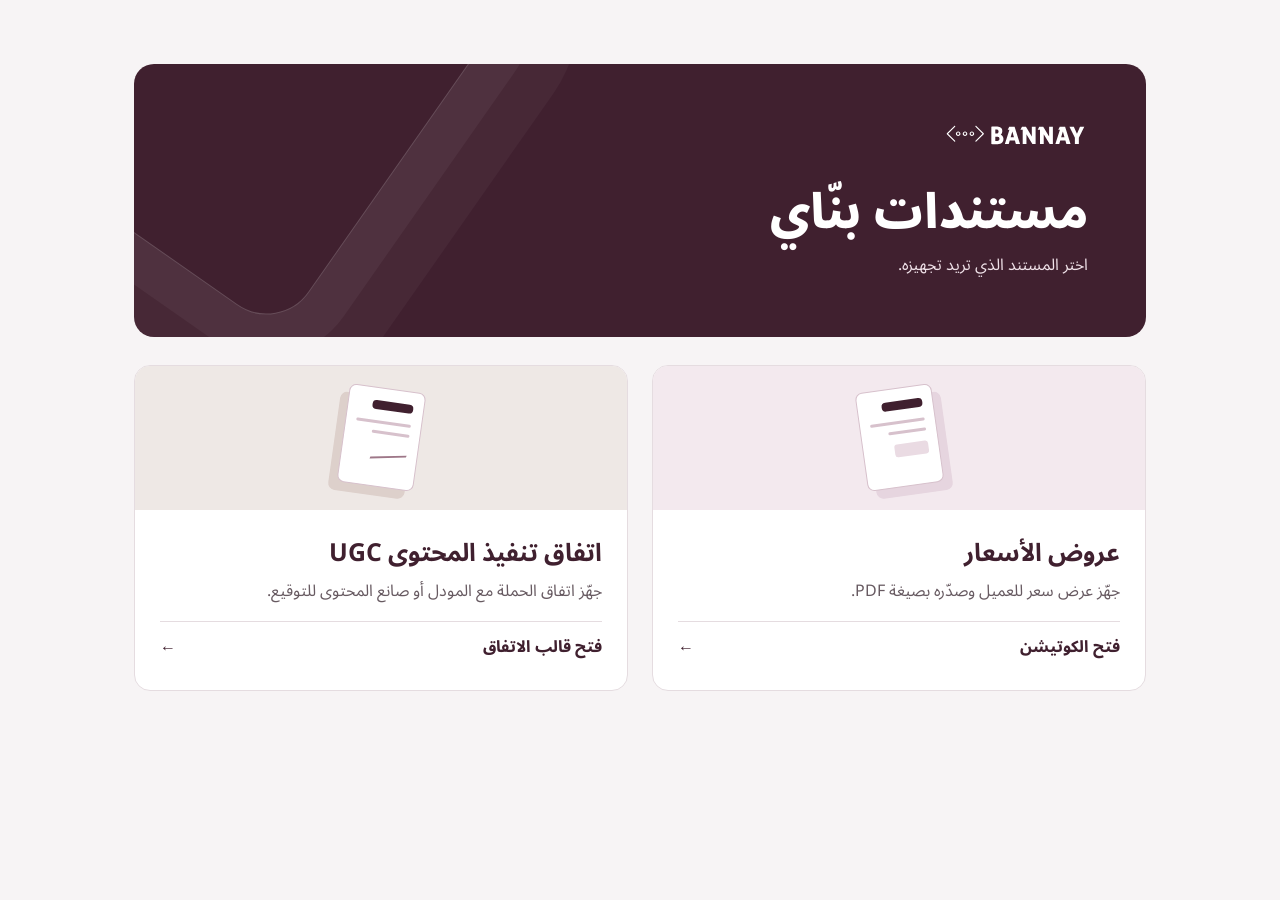
<file: index.html>
<!doctype html>
<html lang="ar" dir="rtl">
<head>
  <meta charset="utf-8">
  <meta name="viewport" content="width=device-width, initial-scale=1">
  <meta name="robots" content="noindex,nofollow">
  <title>مستندات بنّاي</title>
  <link rel="icon" type="image/png" href="assets/brand/bannay-favicon.png">
  <link rel="stylesheet" href="home.css">
  <script src="auth-return.js"></script>
</head>
<body>
  <main class="home">
    <header class="hero">
      <img src="assets/brand/bannay-white.svg" width="145" alt="بنّاي">
      <h1>مستندات بنّاي</h1>
      <p>اختر المستند الذي تريد تجهيزه.</p>
    </header>
    <nav class="tools" aria-label="المستندات">
      <a class="card quote" href="quotation.html">
        <span class="art" aria-hidden="true">
          <span class="sheet"><i></i><i></i><i></i><b></b></span>
        </span>
        <div class="card-body">
          <h2>عروض الأسعار</h2>
          <p>جهّز عرض سعر للعميل وصدّره بصيغة PDF.</p>
          <span class="action">فتح الكوتيشن <span aria-hidden="true">←</span></span>
        </div>
      </a>
      <a class="card agreement" href="ugc-agreement/">
        <span class="art" aria-hidden="true">
          <span class="sheet"><i></i><i></i><i></i><b></b></span>
        </span>
        <div class="card-body">
          <h2>اتفاق تنفيذ المحتوى <bdi dir="ltr">UGC</bdi></h2>
          <p>جهّز اتفاق الحملة مع المودل أو صانع المحتوى للتوقيع.</p>
          <span class="action">فتح قالب الاتفاق <span aria-hidden="true">←</span></span>
        </div>
      </a>
    </nav>
  </main>
</body>
</html>
</file>
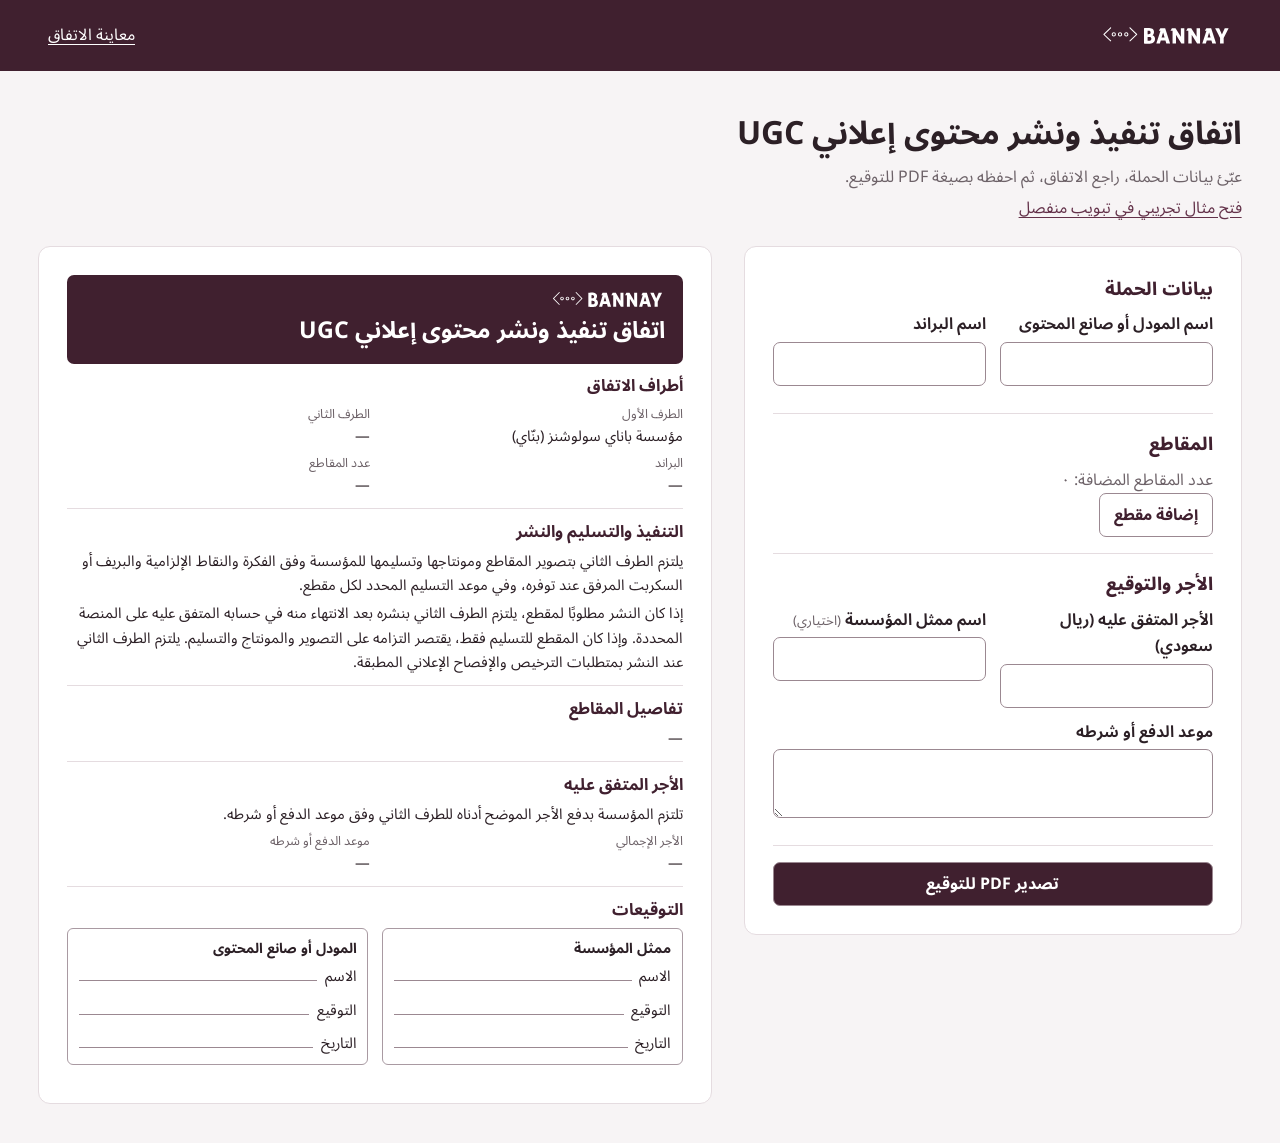
<file: ugc-agreement/index.html>
<!doctype html>
<html lang="ar" dir="rtl">
<head>
<meta charset="utf-8">
<meta name="viewport" content="width=device-width, initial-scale=1">
<meta name="robots" content="noindex,nofollow">
<title>اتفاق تنفيذ ونشر محتوى إعلاني UGC</title>
<link rel="icon" type="image/png" href="../assets/brand/bannay-favicon.png">
<link rel="stylesheet" href="agreement.css">
<script defer src="agreement.js"></script>
</head>
<body>
<header class="top">
  <a href="../" aria-label="العودة إلى مستندات بنّاي"><img src="../assets/brand/bannay-white.svg" alt="" width="132"></a>
  <a href="#document">معاينة الاتفاق</a>
</header>
<main>
  <section class="intro">
    <h1>اتفاق تنفيذ ونشر محتوى إعلاني <bdi dir="ltr">UGC</bdi></h1>
    <p>عبّئ بيانات الحملة، راجع الاتفاق، ثم احفظه بصيغة PDF للتوقيع.</p>
    <a href="index.html#example" target="_blank" rel="noopener">فتح مثال تجريبي في تبويب منفصل</a>
    <p id="example-note" hidden>أنت في المثال التجريبي. <a href="index.html">افتح القالب الفارغ</a></p>
  </section>
  <div class="workspace">
    <form id="agreement-form" autocomplete="off">
      <fieldset>
        <legend>بيانات الحملة</legend>
        <div class="pair">
          <label>اسم المودل أو صانع المحتوى<input name="creator" maxlength="150" required></label>
          <label>اسم البراند<input name="brand" maxlength="150" required></label>
        </div>
      </fieldset>
      <fieldset>
        <legend>المقاطع</legend>
        <p class="muted">عدد المقاطع المضافة: <output id="count">٠</output></p>
        <div id="clips"></div>
        <button type="button" id="add">إضافة مقطع</button>
      </fieldset>
      <fieldset>
        <legend>الأجر والتوقيع</legend>
        <div class="pair">
          <label>الأجر المتفق عليه (ريال سعودي)<input name="fee" type="number" min="0" step="0.01" required></label>
          <label>اسم ممثل المؤسسة <small>(اختياري)</small><input name="representative" maxlength="150"></label>
        </div>
        <label>موعد الدفع أو شرطه<textarea name="payment" maxlength="500" rows="2" required></textarea></label>
      </fieldset>
      <p id="status" role="status"></p>
      <button class="primary" type="submit">تصدير PDF للتوقيع</button>
    </form>
    <article id="document" aria-label="معاينة الاتفاق" tabindex="-1">
      <header class="paper-head">
        <img src="../assets/brand/bannay-white.svg" alt="بنّاي" width="115">
        <h2>اتفاق تنفيذ ونشر محتوى إعلاني <bdi dir="ltr">UGC</bdi></h2>
      </header>
      <p id="sample-stamp" hidden>مثال تجريبي للمراجعة فقط — غير مخصص للتوقيع</p>
      <section class="block">
        <h3>أطراف الاتفاق</h3>
        <dl class="facts">
          <div><dt>الطرف الأول</dt><dd>مؤسسة باناي سولوشنز (بنّاي)</dd></div>
          <div><dt>الطرف الثاني</dt><dd id="out-creator" dir="auto"></dd></div>
          <div><dt>البراند</dt><dd id="out-brand" dir="auto"></dd></div>
          <div><dt>عدد المقاطع</dt><dd id="out-count"></dd></div>
        </dl>
      </section>
      <section class="block">
        <h3>التنفيذ والتسليم والنشر</h3>
        <p>يلتزم الطرف الثاني بتصوير المقاطع ومونتاجها وتسليمها للمؤسسة وفق الفكرة والنقاط الإلزامية والبريف أو السكربت المرفق عند توفره، وفي موعد التسليم المحدد لكل مقطع.</p>
        <p>إذا كان النشر مطلوبًا لمقطع، يلتزم الطرف الثاني بنشره بعد الانتهاء منه في حسابه المتفق عليه على المنصة المحددة. وإذا كان المقطع للتسليم فقط، يقتصر التزامه على التصوير والمونتاج والتسليم. يلتزم الطرف الثاني عند النشر بمتطلبات الترخيص والإفصاح الإعلاني المطبقة.</p>
      </section>
      <section class="block">
        <h3>تفاصيل المقاطع</h3>
        <div id="out-clips"></div>
      </section>
      <section class="block">
        <h3>الأجر المتفق عليه</h3>
        <p>تلتزم المؤسسة بدفع الأجر الموضح أدناه للطرف الثاني وفق موعد الدفع أو شرطه.</p>
        <dl class="facts">
          <div><dt>الأجر الإجمالي</dt><dd id="out-fee"></dd></div>
          <div><dt>موعد الدفع أو شرطه</dt><dd id="out-payment" dir="auto"></dd></div>
        </dl>
      </section>
      <section class="block signatures">
        <h3>التوقيعات</h3>
        <div class="pair">
          <section class="signature"><h4>ممثل المؤسسة</h4><p>الاسم <span id="out-representative" dir="auto"></span></p><p>التوقيع <span></span></p><p>التاريخ <span></span></p></section>
          <section class="signature"><h4>المودل أو صانع المحتوى</h4><p>الاسم <span id="signature-creator" dir="auto"></span></p><p>التوقيع <span></span></p><p>التاريخ <span></span></p></section>
        </div>
      </section>
    </article>
  </div>
</main>
<template id="clip-editor">
  <section class="clip">
    <div class="clip-head"><h3></h3><button type="button" class="remove">حذف المقطع</button></div>
    <label>الفكرة الأساسية<textarea name="idea" maxlength="600" rows="2" required></textarea></label>
    <label>النقاط الإلزامية<textarea name="points" maxlength="1000" rows="3" required></textarea></label>
    <label>رابط البريف أو السكربت <small>(اختياري)</small><input type="url" name="brief" dir="ltr" maxlength="600"></label>
    <div class="pair">
      <label>موعد التسليم<input type="date" name="due" required></label>
      <label>النشر من حساب المودل<select name="publish" required><option value="">اختر طريقة التنفيذ</option><option value="yes">تصوير ومونتاج وتسليم ونشر</option><option value="no">تصوير ومونتاج وتسليم فقط</option></select></label>
    </div>
    <div class="publication" hidden>
      <label>منصة النشر<input name="platform" maxlength="100" disabled></label>
    </div>
  </section>
</template>
</body>
</html>
</file>
<file: home.css>
@font-face {
  font-family: "Noto Sans Arabic";
  src: url("assets/fonts/NotoSansArabic-variable.ttf") format("truetype");
  font-weight: 100 900;
  font-display: swap;
}

:root {
  color-scheme: light;
  --wine: #40202f;
  --ink: #2c2026;
  --muted: #675a61;
  --canvas: #f7f4f5;
  --line: #e5dce0;
}

* { box-sizing: border-box; }
body {
  margin: 0;
  background: var(--canvas);
  color: var(--ink);
  font: 1rem/1.7 "Noto Sans Arabic", Tahoma, sans-serif;
}
h1, h2, p { margin: 0; }
.home { max-inline-size: 1100px; margin-inline: auto; padding: clamp(16px, 5vw, 64px) clamp(16px, 4vw, 44px); }
.hero {
  position: relative;
  overflow: hidden;
  isolation: isolate;
  background: var(--wine);
  color: white;
  border-radius: 20px;
  padding: clamp(25px, 5vw, 58px);
}
.hero::after {
  content: "";
  position: absolute;
  z-index: -1;
  inset-inline-end: -105px;
  inset-block-start: -210px;
  inline-size: 400px;
  block-size: 400px;
  transform: rotate(35deg);
  border: 1px solid #ffffff32;
  border-radius: 52px;
  box-shadow: 0 0 0 42px #ffffff0b, 0 0 0 86px #ffffff09;
}
.hero img { display: block; max-inline-size: 43%; block-size: auto; margin-block-end: clamp(16px, 3vw, 30px); }
.hero h1 { font-size: clamp(1.8rem, 5vw, 3rem); font-weight: 850; line-height: 1.45; }
.hero p { color: #f0e2e9; margin-block-start: 4px; }
.tools { display: grid; grid-template-columns: repeat(2, minmax(0, 1fr)); gap: clamp(14px, 2.4vw, 24px); margin-block-start: clamp(16px, 3vw, 28px); }
.card {
  background: white;
  border: 1px solid var(--line);
  border-radius: 16px;
  overflow: hidden;
  color: inherit;
  text-decoration: none;
  display: flex;
  flex-direction: column;
}
.card:hover { border-color: #a2768a; }
.card:focus-visible { outline: 3px solid #854c66; outline-offset: 4px; }
.art { display: grid; place-items: center; padding: 20px; min-block-size: 144px; background: #f3e9ee; }
.agreement .art { background: #eee8e5; }
.sheet {
  width: 77px;
  height: 99px;
  direction: rtl;
  display: grid;
  align-content: start;
  gap: 7px;
  padding: 12px 10px;
  border: 1px solid #d7c1cc;
  border-radius: 7px;
  background: white;
  transform: rotate(-8deg);
  box-shadow: 8px 9px 0 #e6d5df;
}
.agreement .sheet { transform: rotate(8deg); box-shadow: -8px 9px 0 #ddd0cb; }
.sheet i { height: 3px; border-radius: 4px; background: #d7c1cc; }
.sheet i:first-child { width: 75%; height: 9px; background: var(--wine); margin-block-end: 4px; }
.sheet i:nth-child(3) { width: 70%; }
.sheet b { width: 62%; height: 13px; margin-block-start: 3px; border-radius: 3px; background: #eadbe3; }
.agreement .sheet b { background: transparent; border-radius: 0; border-block-end: 2px solid #9e7788; transform: skew(-22deg) rotate(-10deg); }
.card-body { display: flex; flex: 1; flex-direction: column; padding: clamp(16px, 3vw, 25px); }
.card h2 { color: var(--wine); font-size: clamp(1.15rem, 2.3vw, 1.55rem); line-height: 1.5; }
.card p { color: var(--muted); margin-block: 6px 16px; }
.action { display: flex; align-items: center; justify-content: space-between; gap: .6em; min-block-size: 44px; border-block-start: 1px solid var(--line); margin-block-start: auto; color: var(--wine); font-weight: 750; padding-block-start: 8px; }
.action span { font-family: Arial, sans-serif; }
@media (max-width: 620px) {
  .tools { grid-template-columns: 1fr; }
  .card { display: grid; grid-template-columns: minmax(0, 1fr) 74px; }
  .art { order: 1; padding: 0; }
  .sheet { width: 46px; height: 61px; gap: 4px; padding: 7px 6px; box-shadow: 4px 5px 0 #e6d5df; }
  .agreement .sheet { box-shadow: -4px 5px 0 #ddd0cb; }
  .sheet i:first-child { height: 5px; margin-block-end: 2px; }
  .sheet b { height: 7px; }
  .card-body { grid-column: 1; grid-row: 1; }
}
</file>
<file: ugc-agreement/agreement.css>
@font-face {
  font-family: "Noto Sans Arabic";
  src: url("../assets/fonts/NotoSansArabic-variable.ttf") format("truetype");
  font-weight: 100 900;
  font-display: swap;
}

:root {
  color-scheme: light;
  --wine: #40202f;
  --ink: #2c2026;
  --muted: #6d6268;
  --line: #e5dce0;
  --tint: #f2e9ed;
  --canvas: #f7f4f5;
}
* { box-sizing: border-box; }
[hidden] { display: none !important; }
body { margin: 0; background: var(--canvas); color: var(--ink); font: 1rem/1.65 "Noto Sans Arabic", Tahoma, sans-serif; }
.top { background: var(--wine); color: white; display: flex; align-items: center; justify-content: space-between; gap: 1rem; padding: .9rem clamp(1rem, 4vw, 3rem); }
.top img, .paper-head img { display: block; max-width: 100%; height: auto; }
a { color: #633149; text-underline-offset: .22em; overflow-wrap: anywhere; }
.top a { color: white; padding-block: .5rem; }
.top a:focus-visible { outline-color: white; }
main { max-width: 1560px; margin-inline: auto; padding: clamp(1rem, 3vw, 2.7rem); }
.intro { margin-block-end: 1.5rem; }
h1,h2,h3,h4,p,dl { margin: 0; }
h1 { font-size: clamp(1.35rem, 3vw, 2rem); line-height: 1.55; }
.intro p { color: var(--muted); margin-block: .3rem; }
.workspace { display: grid; grid-template-columns: minmax(0, .85fr) minmax(0, 1.15fr); gap: clamp(1rem, 2.5vw, 2rem); align-items: start; }
form, article { border: 1px solid var(--line); border-radius: 12px; background: white; min-inline-size: 0; padding: clamp(1rem, 2.4vw, 1.75rem); }
fieldset { padding: 0 0 1rem; margin: 0 0 1rem; border: 0; border-block-end: 1px solid var(--line); min-inline-size: 0; }
legend { padding: 0; margin-block-end: .45rem; font-size: 1.12rem; font-weight: 800; color: var(--wine); }
label { display: block; min-inline-size: 0; font-weight: 650; margin-block-end: .7rem; }
small, .muted { color: var(--muted); font-weight: 400; }
input, select, textarea, button { font: inherit; color: inherit; }
input, select, textarea { display: block; width: 100%; margin-block-start: .25rem; border: 1px solid #9b8891; border-radius: 7px; padding: .45rem .65rem; background: white; min-height: 44px; }
textarea { resize: vertical; }
input[type=date], input[type=number] { direction: ltr; text-align: start; }
:focus-visible { outline: 3px solid #864964; outline-offset: 2px; }
button { min-height: 44px; border: 1px solid #9b8891; border-radius: 7px; background: white; padding: .4rem .85rem; color: var(--wine); cursor: pointer; font-weight: 700; }
button:hover { background: var(--tint); }
.primary { background: var(--wine); color: white; width: 100%; }
.primary:hover { background: #5d3549; }
.pair { display: grid; grid-template-columns: repeat(2,minmax(0,1fr)); gap: .3rem .9rem; }
.clip { background: var(--canvas); border: 1px solid var(--line); border-radius: 8px; padding: .8rem; margin-block: .7rem; }
.clip-head { display: flex; justify-content: space-between; align-items: center; gap: .5rem; margin-block-end: .45rem; }
.clip-head h3 { font-size: 1rem; }
#status:not(:empty) { margin-block-end: .5rem; color: #8b2537; }
article { font-size: .92rem; overflow-wrap: anywhere; }
.paper-head { background: var(--wine); color: white; padding: .9rem 1.1rem; border-radius: 7px; }
.paper-head h2 { font-size: clamp(1.1rem, 2vw, 1.45rem); margin-block-start: .3rem; line-height: 1.5; }
.block { padding-block: .62rem; border-block-end: 1px solid var(--line); }
.block h3 { font-size: 1.02rem; color: var(--wine); margin-block-end: .25rem; break-after: avoid; }
.block p + p { margin-block-start: .25rem; }
.facts { display: grid; grid-template-columns: repeat(2,minmax(0,1fr)); gap: .22rem .7rem; margin-block-start: .25rem; text-align: start; }
dt { color: var(--muted); font-size: .86em; }
dd { margin: 0; white-space: pre-wrap; text-align: right; }
.clip-summary { border-inline-start: 3px solid #a07386; padding: .22rem .65rem; margin-block-start: .4rem; }
h4 { font-size: .95em; break-after: avoid; }
.signatures { border: 0; }
.signature { padding: .48rem .65rem; border: 1px solid #a99aa2; border-radius: 6px; }
.signature p { display: flex; align-items: baseline; gap: .5em; }
.signature span { flex: 1; min-height: 1.45em; border-block-end: 1px solid #9b8891; overflow-wrap: anywhere; }
#sample-stamp { margin-block-start: .45rem; padding: .1rem .65rem; background: var(--tint); color: var(--wine); font-weight: 800; }

@media screen and (max-width: 960px) { .workspace { grid-template-columns: 1fr; } }
@media screen and (max-width: 540px) { form .pair { grid-template-columns: 1fr; } }
@page agreement {
  size: A4;
  margin: 13mm 15mm;
  @top-left { content: none; }
  @top-right { content: none; }
  @bottom-left { content: none; }
  @bottom-right { content: none; }
}
@media print {
  body { background: white; }
  .top, .intro, form { display: none; }
  main, article { max-width: none; margin: 0; padding: 0; }
  .workspace { display: block; }
  article { page: agreement; border: 0; font-size: 10pt; line-height: 1.56; print-color-adjust: exact; -webkit-print-color-adjust: exact; }
  .paper-head { padding: 3mm 4mm; break-inside: avoid; }
  .paper-head h2 { font-size: 16pt; }
  .paper-head img { width: 23mm; }
  .block { padding-block: 2mm; }
  .block h3 { font-size: 11pt; }
  .clip-summary, .signatures { break-inside: avoid; }
  .signature { padding: 2mm 3mm; }
  .signature span { min-height: 6mm; }
}
</file>
